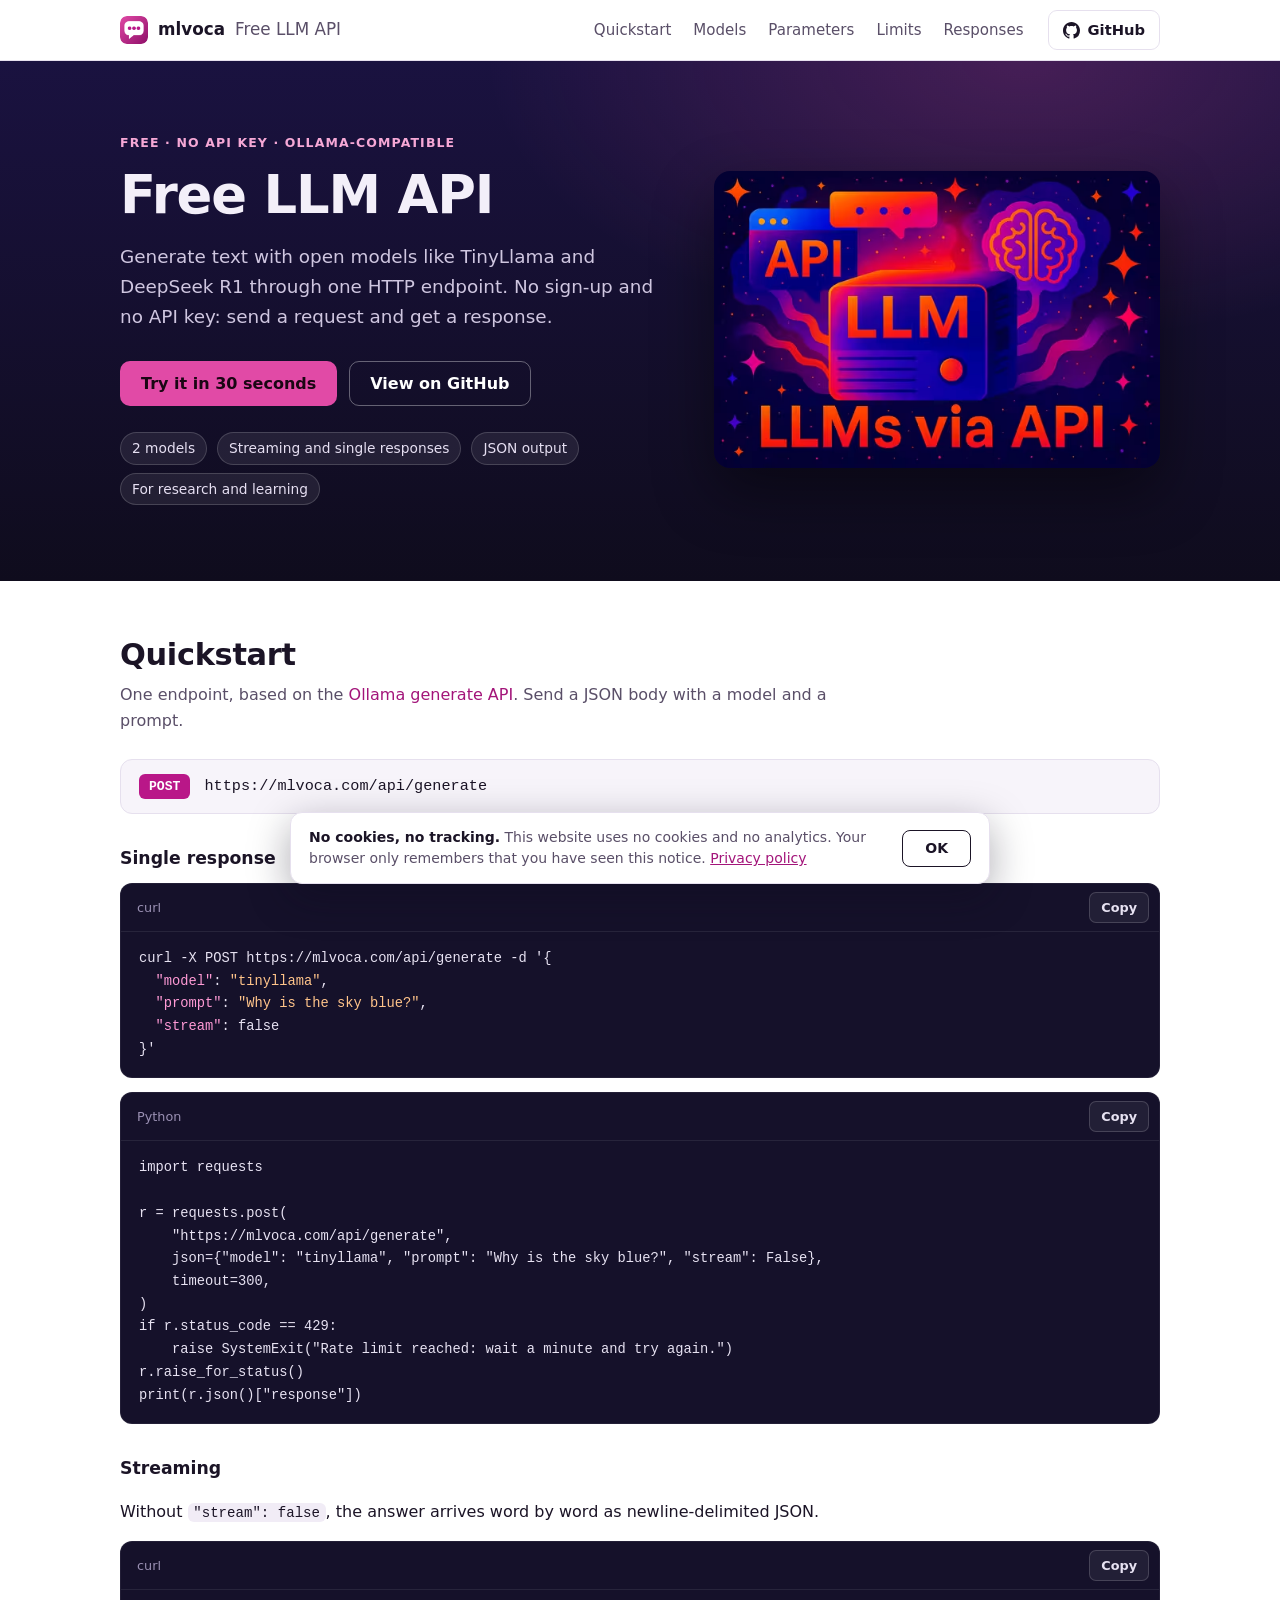
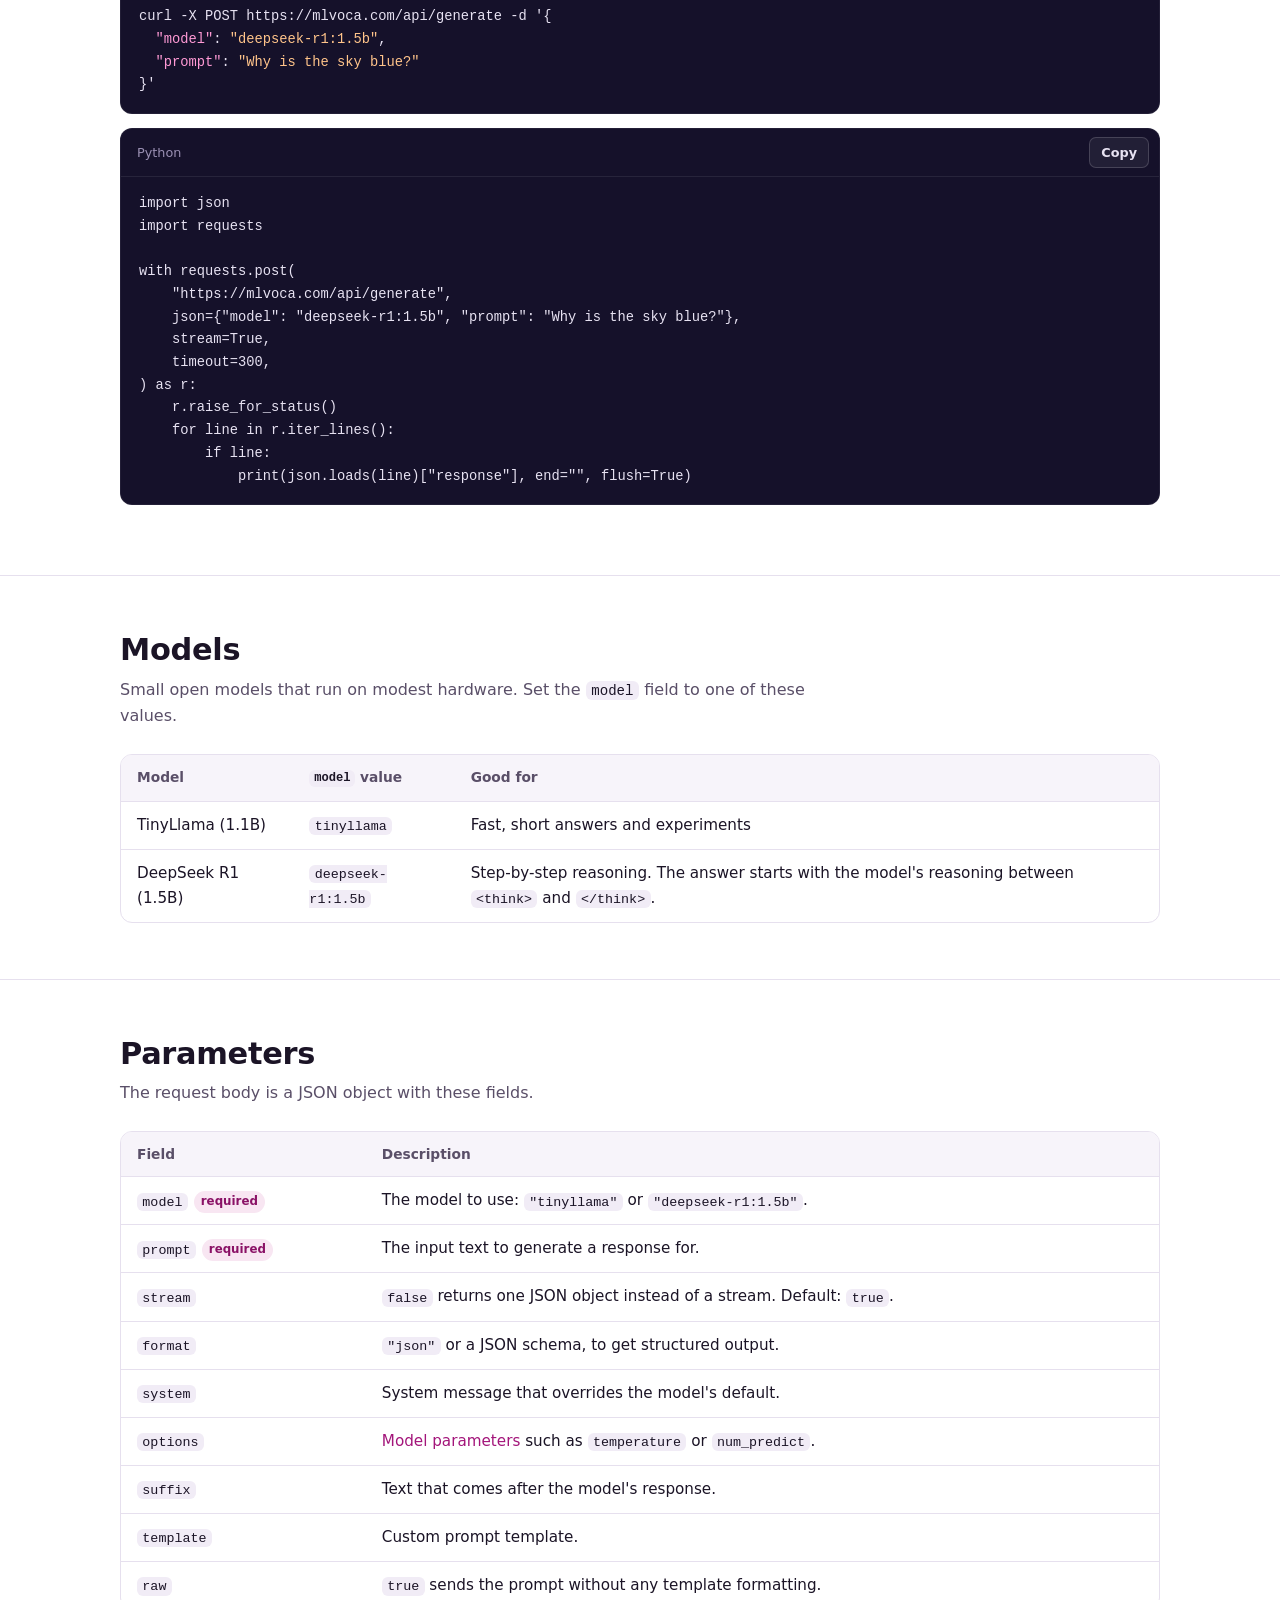
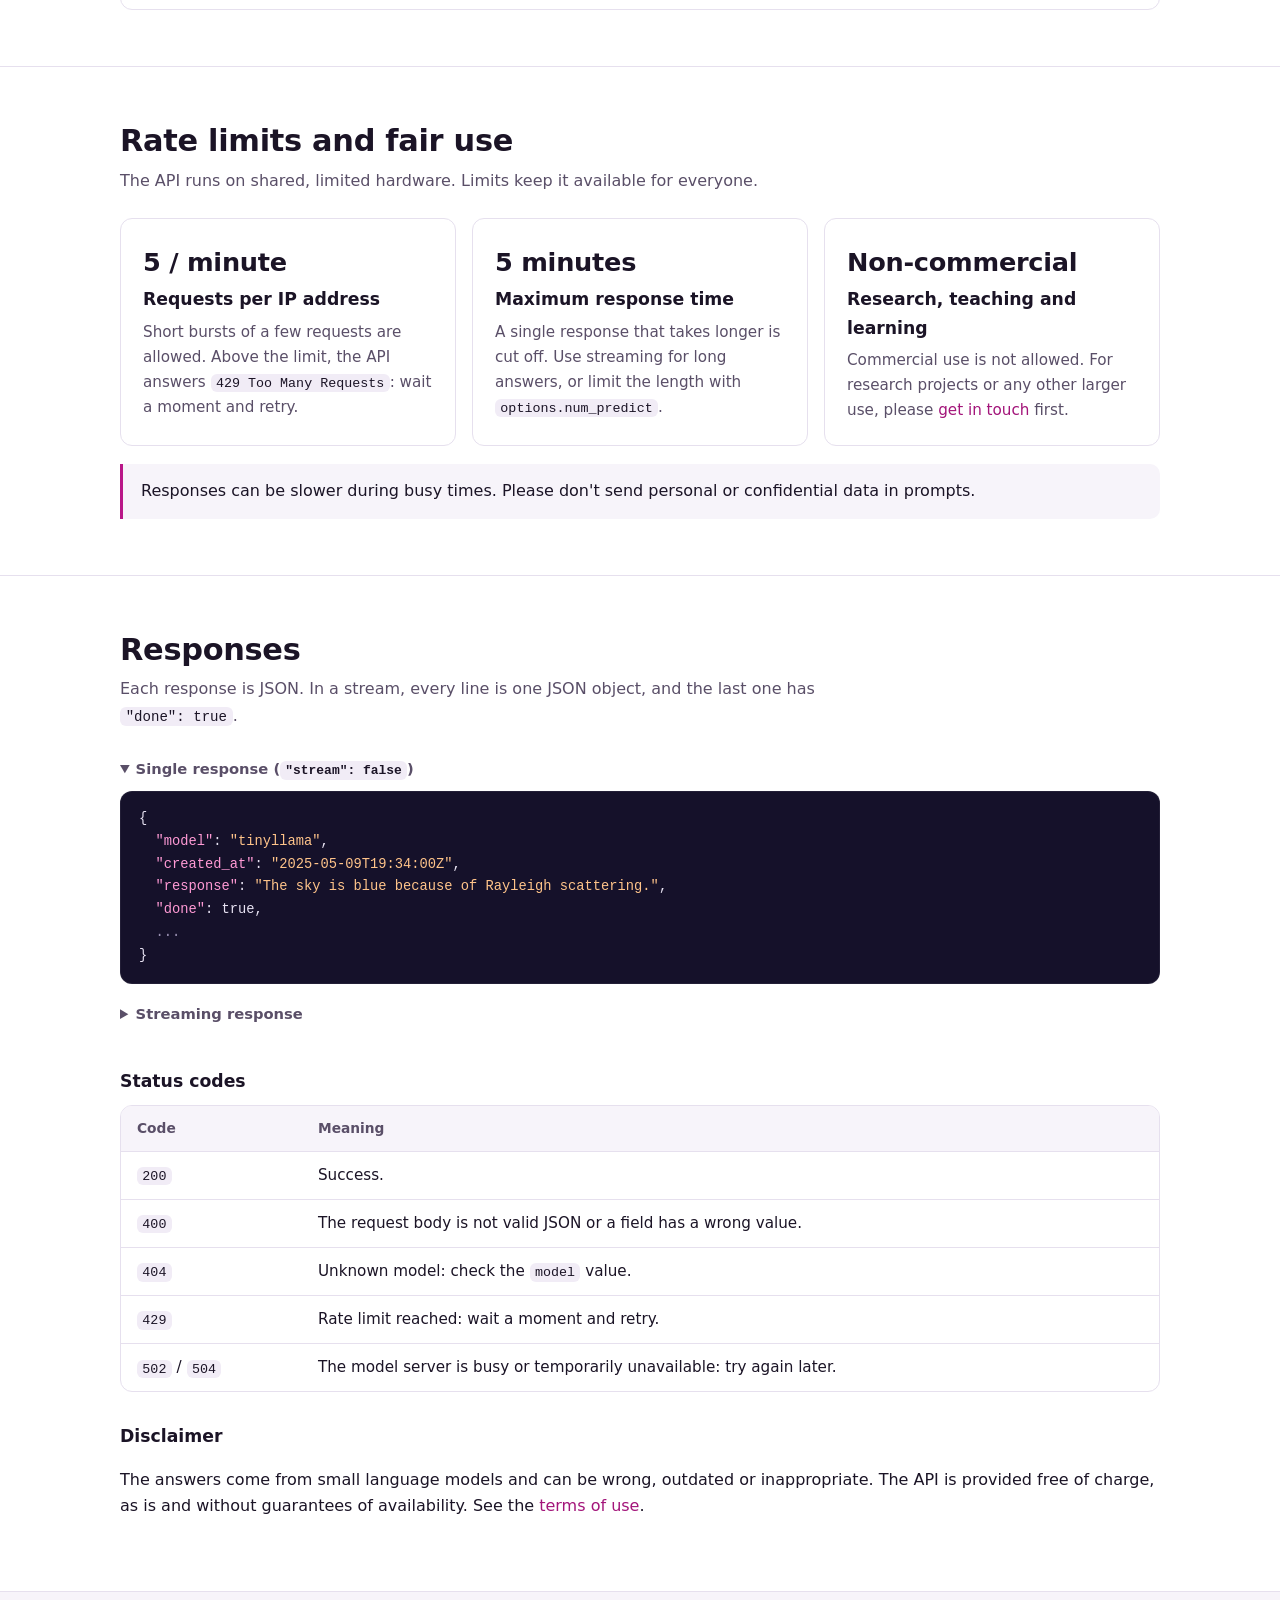
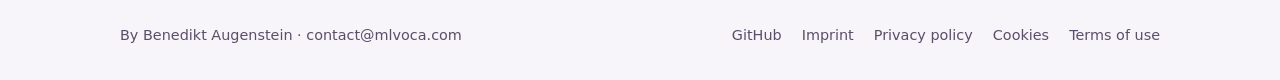
<file: index.html>
<!DOCTYPE html>
<html lang="en">
<head>
<meta charset="utf-8">
<meta name="viewport" content="width=device-width, initial-scale=1">
<title>Free LLM API · mlvoca</title>
<meta name="description" content="Free LLM API for text generation with TinyLlama and DeepSeek R1. No API key and no sign-up: send a POST request to an Ollama-compatible /api/generate endpoint.">
<meta name="author" content="Benedikt Augenstein">
<meta name="google-site-verification" content="fdyq3CHPPN3-FQjd51PCUT7FsuE-HMECoHXx_Vs0QBg">
<meta name="color-scheme" content="light dark">
<meta name="theme-color" content="#1a1240">
<link rel="canonical" href="https://mlvoca.github.io/free-llm-api/">
<link rel="icon" href="images/favicon.ico" sizes="32x32">
<link rel="icon" href="images/favicon.svg" type="image/svg+xml">
<link rel="apple-touch-icon" href="images/apple-touch-icon.png">
<link rel="manifest" href="images/site.webmanifest">

<meta property="og:type" content="website">
<meta property="og:site_name" content="mlvoca">
<meta property="og:title" content="Free LLM API · mlvoca">
<meta property="og:description" content="Text generation with TinyLlama and DeepSeek R1 over a simple HTTP endpoint. No API key, no sign-up.">
<meta property="og:url" content="https://mlvoca.github.io/free-llm-api/">
<meta property="og:image" content="https://mlvoca.github.io/free-llm-api/images/mlvoca_image2.png">
<meta property="og:image:width" content="1536">
<meta property="og:image:height" content="1024">
<meta property="og:image:alt" content="Illustration: LLMs via API">
<meta name="twitter:card" content="summary_large_image">

<script type="application/ld+json">
{
  "@context": "https://schema.org",
  "@type": "TechArticle",
  "headline": "Free LLM API: text generation with TinyLlama and DeepSeek R1",
  "description": "Documentation for the free mlvoca LLM API: an Ollama-compatible /api/generate endpoint without API key.",
  "url": "https://mlvoca.github.io/free-llm-api/",
  "author": { "@type": "Person", "name": "Benedikt Augenstein" }
}
</script>

<link rel="stylesheet" href="assets/site.css">
</head>
<body>
<a class="skip" href="#main">Skip to content</a>

<header class="site">
  <div class="wrap">
    <a class="brand" href="./"><img src="images/favicon-48x48.png" alt="" width="28" height="28">mlvoca <span>Free LLM API</span></a>
    <nav class="links" aria-label="Sections">
      <a href="#quickstart">Quickstart</a>
      <a href="#models">Models</a>
      <a href="#parameters">Parameters</a>
      <a href="#limits">Limits</a>
      <a href="#responses">Responses</a>
    </nav>
    <a class="gh" href="https://github.com/mlvoca/free-llm-api" target="_blank" rel="noopener">
      <svg viewBox="0 0 16 16" width="17" height="17" fill="currentColor" aria-hidden="true"><path d="M8 0C3.58 0 0 3.58 0 8c0 3.54 2.29 6.53 5.47 7.59.4.07.55-.17.55-.38 0-.19-.01-.82-.01-1.49-2.01.37-2.53-.49-2.69-.94-.09-.23-.48-.94-.82-1.13-.28-.15-.68-.52-.01-.53.63-.01 1.08.58 1.23.82.72 1.21 1.87.87 2.33.66.07-.52.28-.87.51-1.07-1.78-.2-3.64-.89-3.64-3.95 0-.87.31-1.59.82-2.15-.08-.2-.36-1.02.08-2.12 0 0 .67-.21 2.2.82.64-.18 1.32-.27 2-.27.68 0 1.36.09 2 .27 1.53-1.04 2.2-.82 2.2-.82.44 1.1.16 1.92.08 2.12.51.56.82 1.27.82 2.15 0 3.07-1.87 3.75-3.65 3.95.29.25.54.73.54 1.48 0 1.07-.01 1.93-.01 2.2 0 .21.15.46.55.38A8.013 8.013 0 0016 8c0-4.42-3.58-8-8-8z"/></svg>
      GitHub
    </a>
  </div>
</header>

<div class="hero">
  <div class="wrap">
    <div>
      <span class="eyebrow">Free · No API key · Ollama-compatible</span>
      <h1>Free LLM API</h1>
      <p class="lead">Generate text with open models like TinyLlama and DeepSeek R1 through one HTTP endpoint.
        No sign-up and no API key: send a request and get a response.</p>
      <div class="actions">
        <a class="btn btn-primary" href="#quickstart">Try it in 30 seconds</a>
        <a class="btn btn-ghost" href="https://github.com/mlvoca/free-llm-api" target="_blank" rel="noopener">View on GitHub</a>
      </div>
      <ul class="facts" aria-label="At a glance">
        <li>2 models</li>
        <li>Streaming and single responses</li>
        <li>JSON output</li>
        <li>For research and learning</li>
      </ul>
    </div>
    <picture>
      <source srcset="images/mlvoca_image3.avif" type="image/avif">
      <img src="images/mlvoca_image3.png" width="560" height="373" alt="Illustration: an LLM server answering API requests" fetchpriority="high">
    </picture>
  </div>
</div>

<main id="main">

  <section id="quickstart">
    <div class="wrap">
      <h2>Quickstart</h2>
      <p class="section-lead">One endpoint, based on the <a href="https://github.com/ollama/ollama/blob/main/docs/api.md#generate-a-completion" target="_blank" rel="noopener">Ollama generate API</a>.
        Send a JSON body with a model and a prompt.</p>

      <div class="endpoint"><span class="method">POST</span> https://mlvoca.com/api/generate</div>

      <h3>Single response</h3>
      <div class="code">
        <div class="code-head"><span>curl</span><button class="copy" type="button">Copy</button></div>
<pre><code>curl -X POST https://mlvoca.com/api/generate -d '{
  <span class="k">"model"</span>: <span class="s">"tinyllama"</span>,
  <span class="k">"prompt"</span>: <span class="s">"Why is the sky blue?"</span>,
  <span class="k">"stream"</span>: false
}'</code></pre>
      </div>
      <div class="code">
        <div class="code-head"><span>Python</span><button class="copy" type="button">Copy</button></div>
<pre><code>import requests

r = requests.post(
    "https://mlvoca.com/api/generate",
    json={"model": "tinyllama", "prompt": "Why is the sky blue?", "stream": False},
    timeout=300,
)
if r.status_code == 429:
    raise SystemExit("Rate limit reached: wait a minute and try again.")
r.raise_for_status()
print(r.json()["response"])</code></pre>
      </div>

      <h3>Streaming</h3>
      <p>Without <code>"stream": false</code>, the answer arrives word by word as newline-delimited JSON.</p>
      <div class="code">
        <div class="code-head"><span>curl</span><button class="copy" type="button">Copy</button></div>
<pre><code>curl -X POST https://mlvoca.com/api/generate -d '{
  <span class="k">"model"</span>: <span class="s">"deepseek-r1:1.5b"</span>,
  <span class="k">"prompt"</span>: <span class="s">"Why is the sky blue?"</span>
}'</code></pre>
      </div>
      <div class="code">
        <div class="code-head"><span>Python</span><button class="copy" type="button">Copy</button></div>
<pre><code>import json
import requests

with requests.post(
    "https://mlvoca.com/api/generate",
    json={"model": "deepseek-r1:1.5b", "prompt": "Why is the sky blue?"},
    stream=True,
    timeout=300,
) as r:
    r.raise_for_status()
    for line in r.iter_lines():
        if line:
            print(json.loads(line)["response"], end="", flush=True)</code></pre>
      </div>
    </div>
  </section>

  <section id="models">
    <div class="wrap">
      <h2>Models</h2>
      <p class="section-lead">Small open models that run on modest hardware. Set the <code>model</code> field to one of these values.</p>
      <div class="table-scroll">
        <table>
          <thead><tr><th scope="col">Model</th><th scope="col"><code>model</code> value</th><th scope="col">Good for</th></tr></thead>
          <tbody>
            <tr><td>TinyLlama (1.1B)</td><td><code>tinyllama</code></td><td>Fast, short answers and experiments</td></tr>
            <tr><td>DeepSeek R1 (1.5B)</td><td><code>deepseek-r1:1.5b</code></td><td>Step-by-step reasoning. The answer starts with the model's reasoning between <code>&lt;think&gt;</code> and <code>&lt;/think&gt;</code>.</td></tr>
          </tbody>
        </table>
      </div>
    </div>
  </section>

  <section id="parameters">
    <div class="wrap">
      <h2>Parameters</h2>
      <p class="section-lead">The request body is a JSON object with these fields.</p>
      <div class="table-scroll">
        <table>
          <thead><tr><th scope="col">Field</th><th scope="col">Description</th></tr></thead>
          <tbody>
            <tr><td><code>model</code><span class="req">required</span></td><td>The model to use: <code>"tinyllama"</code> or <code>"deepseek-r1:1.5b"</code>.</td></tr>
            <tr><td><code>prompt</code><span class="req">required</span></td><td>The input text to generate a response for.</td></tr>
            <tr><td><code>stream</code></td><td><code>false</code> returns one JSON object instead of a stream. Default: <code>true</code>.</td></tr>
            <tr><td><code>format</code></td><td><code>"json"</code> or a JSON schema, to get structured output.</td></tr>
            <tr><td><code>system</code></td><td>System message that overrides the model's default.</td></tr>
            <tr><td><code>options</code></td><td><a href="https://github.com/ollama/ollama/blob/main/docs/modelfile.md#valid-parameters-and-values" target="_blank" rel="noopener">Model parameters</a> such as <code>temperature</code> or <code>num_predict</code>.</td></tr>
            <tr><td><code>suffix</code></td><td>Text that comes after the model's response.</td></tr>
            <tr><td><code>template</code></td><td>Custom prompt template.</td></tr>
            <tr><td><code>raw</code></td><td><code>true</code> sends the prompt without any template formatting.</td></tr>
          </tbody>
        </table>
      </div>
    </div>
  </section>

  <section id="limits">
    <div class="wrap">
      <h2>Rate limits and fair use</h2>
      <p class="section-lead">The API runs on shared, limited hardware. Limits keep it available for everyone.</p>
      <div class="grid">
        <div class="card"><span class="big">5 / minute</span><h3>Requests per IP address</h3><p>Short bursts of a few requests are allowed. Above the limit, the API answers <code>429 Too Many Requests</code>: wait a moment and retry.</p></div>
        <div class="card"><span class="big">5 minutes</span><h3>Maximum response time</h3><p>A single response that takes longer is cut off. Use streaming for long answers, or limit the length with <code>options.num_predict</code>.</p></div>
        <div class="card"><span class="big">Non-commercial</span><h3>Research, teaching and learning</h3><p>Commercial use is not allowed. For research projects or any other larger use, please <a href="mailto:contact@mlvoca.com">get in touch</a> first.</p></div>
      </div>
      <div class="note"><p>Responses can be slower during busy times. Please don't send personal or confidential data in prompts.</p></div>
    </div>
  </section>

  <section id="responses">
    <div class="wrap">
      <h2>Responses</h2>
      <p class="section-lead">Each response is JSON. In a stream, every line is one JSON object, and the last one has <code>"done": true</code>.</p>

      <details class="response" open>
        <summary>Single response (<code>"stream": false</code>)</summary>
        <div class="code">
<pre><code>{
  <span class="k">"model"</span>: <span class="s">"tinyllama"</span>,
  <span class="k">"created_at"</span>: <span class="s">"2025-05-09T19:34:00Z"</span>,
  <span class="k">"response"</span>: <span class="s">"The sky is blue because of Rayleigh scattering."</span>,
  <span class="k">"done"</span>: true,
  <span class="c">...</span>
}</code></pre>
        </div>
      </details>

      <details class="response">
        <summary>Streaming response</summary>
        <div class="code">
<pre><code>{"model":"tinyllama","created_at":"2025-12-30T15:32:28.531852218Z","response":"The","done":false}
{"model":"tinyllama","created_at":"2025-12-30T15:32:28.568068974Z","response":" sky","done":false}
{"model":"tinyllama","created_at":"2025-12-30T15:32:28.605811799Z","response":" blue","done":false}
{"model":"tinyllama","created_at":"2025-12-30T15:32:28.657004904Z","response":" color","done":false}
{"model":"tinyllama","created_at":"2025-12-30T15:32:28.694936917Z","response":" is","done":false}
<span class="c">...</span></code></pre>
        </div>
      </details>

      <h3>Status codes</h3>
      <div class="table-scroll">
        <table>
          <thead><tr><th scope="col">Code</th><th scope="col">Meaning</th></tr></thead>
          <tbody>
            <tr><td><code>200</code></td><td>Success.</td></tr>
            <tr><td><code>400</code></td><td>The request body is not valid JSON or a field has a wrong value.</td></tr>
            <tr><td><code>404</code></td><td>Unknown model: check the <code>model</code> value.</td></tr>
            <tr><td><code>429</code></td><td>Rate limit reached: wait a moment and retry.</td></tr>
            <tr><td><code>502</code> / <code>504</code></td><td>The model server is busy or temporarily unavailable: try again later.</td></tr>
          </tbody>
        </table>
      </div>

      <h3>Disclaimer</h3>
      <p>The answers come from small language models and can be wrong, outdated or inappropriate. The API is provided free of charge,
        as is and without guarantees of availability. See the <a href="terms.html">terms of use</a>.</p>
    </div>
  </section>

</main>

<footer class="site">
  <div class="wrap">
    <span>By Benedikt Augenstein · <a href="mailto:contact@mlvoca.com">contact@mlvoca.com</a></span>
    <nav aria-label="Legal and links">
      <a href="https://github.com/mlvoca/free-llm-api" target="_blank" rel="noopener">GitHub</a>
      <a href="imprint.html">Imprint</a>
      <a href="privacy.html">Privacy policy</a>
      <a href="privacy.html#cookies">Cookies</a>
      <a href="terms.html">Terms of use</a>
    </nav>
  </div>
</footer>

<script>
  document.querySelectorAll('.copy').forEach(function (btn) {
    btn.addEventListener('click', function () {
      var code = btn.closest('.code').querySelector('pre');
      if (!navigator.clipboard) return;
      navigator.clipboard.writeText(code.textContent).then(function () {
        btn.textContent = 'Copied';
        setTimeout(function () { btn.textContent = 'Copy'; }, 1500);
      });
    });
  });
</script>
<script src="assets/cookie-notice.js" defer></script>
</body>
</html>
</file>
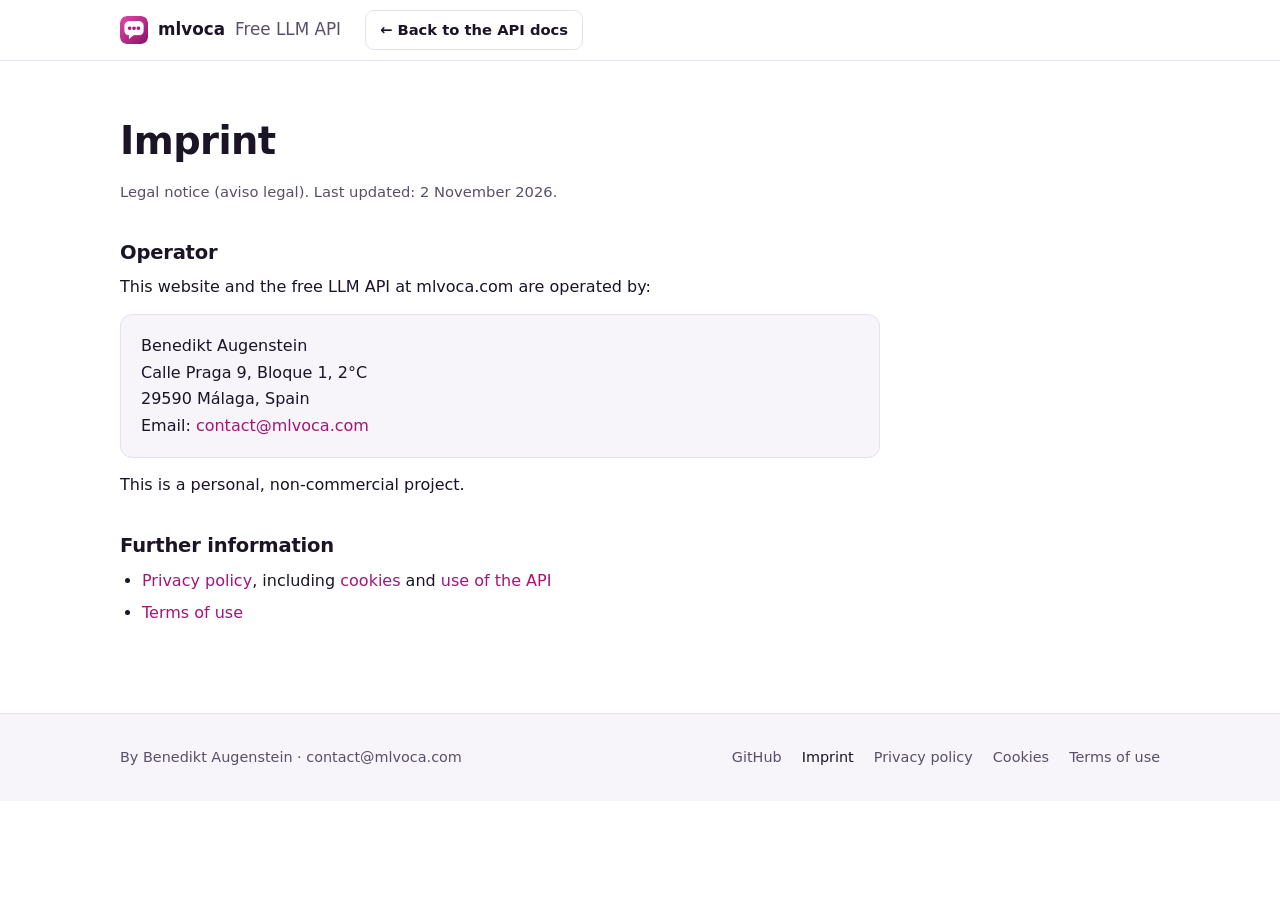
<file: imprint.html>
<!DOCTYPE html>
<html lang="en">
<head>
<meta charset="utf-8">
<meta name="viewport" content="width=device-width, initial-scale=1">
<title>Imprint · mlvoca</title>
<meta name="description" content="Legal notice for the mlvoca website and free LLM API.">
<meta name="color-scheme" content="light dark">
<link rel="canonical" href="https://mlvoca.github.io/free-llm-api/imprint.html">
<link rel="icon" href="images/favicon.ico" sizes="32x32">
<link rel="icon" href="images/favicon.svg" type="image/svg+xml">
<link rel="apple-touch-icon" href="images/apple-touch-icon.png">
<link rel="manifest" href="images/site.webmanifest">
<link rel="stylesheet" href="assets/site.css">
</head>
<body>
<a class="skip" href="#main">Skip to content</a>
<header class="site">
  <div class="wrap">
    <a class="brand" href="./"><img src="images/favicon-48x48.png" alt="" width="28" height="28">mlvoca <span>Free LLM API</span></a>
    <a class="gh" href="./">← Back to the API docs</a>
  </div>
</header>
<main id="main" class="legal">
  <div class="wrap">
    <article>
      <h1>Imprint</h1>
      <p class="updated">Legal notice (aviso legal). Last updated: 2 November 2026.</p>

      <h2>Operator</h2>
      <p>This website and the free LLM API at mlvoca.com are operated by:</p>
      <div class="box">
        <address>
          Benedikt Augenstein<br>
          Calle Praga 9, Bloque 1, 2°C<br>
          29590 Málaga, Spain<br>
          Email: <a href="mailto:contact@mlvoca.com">contact@mlvoca.com</a>
        </address>
      </div>
      <p>This is a personal, non-commercial project.</p>

      <h2>Further information</h2>
      <ul>
        <li><a href="privacy.html">Privacy policy</a>, including <a href="privacy.html#cookies">cookies</a> and <a href="privacy.html#api">use of the API</a></li>
        <li><a href="terms.html">Terms of use</a></li>
      </ul>
    </article>
  </div>
</main>
<footer class="site">
  <div class="wrap">
    <span>By Benedikt Augenstein · <a href="mailto:contact@mlvoca.com">contact@mlvoca.com</a></span>
    <nav aria-label="Legal and links">
      <a href="https://github.com/mlvoca/free-llm-api" target="_blank" rel="noopener">GitHub</a>
      <a href="imprint.html" aria-current="page">Imprint</a>
      <a href="privacy.html">Privacy policy</a>
      <a href="privacy.html#cookies">Cookies</a>
      <a href="terms.html">Terms of use</a>
    </nav>
  </div>
</footer>
<script src="assets/cookie-notice.js" defer></script>
</body>
</html>
</file>
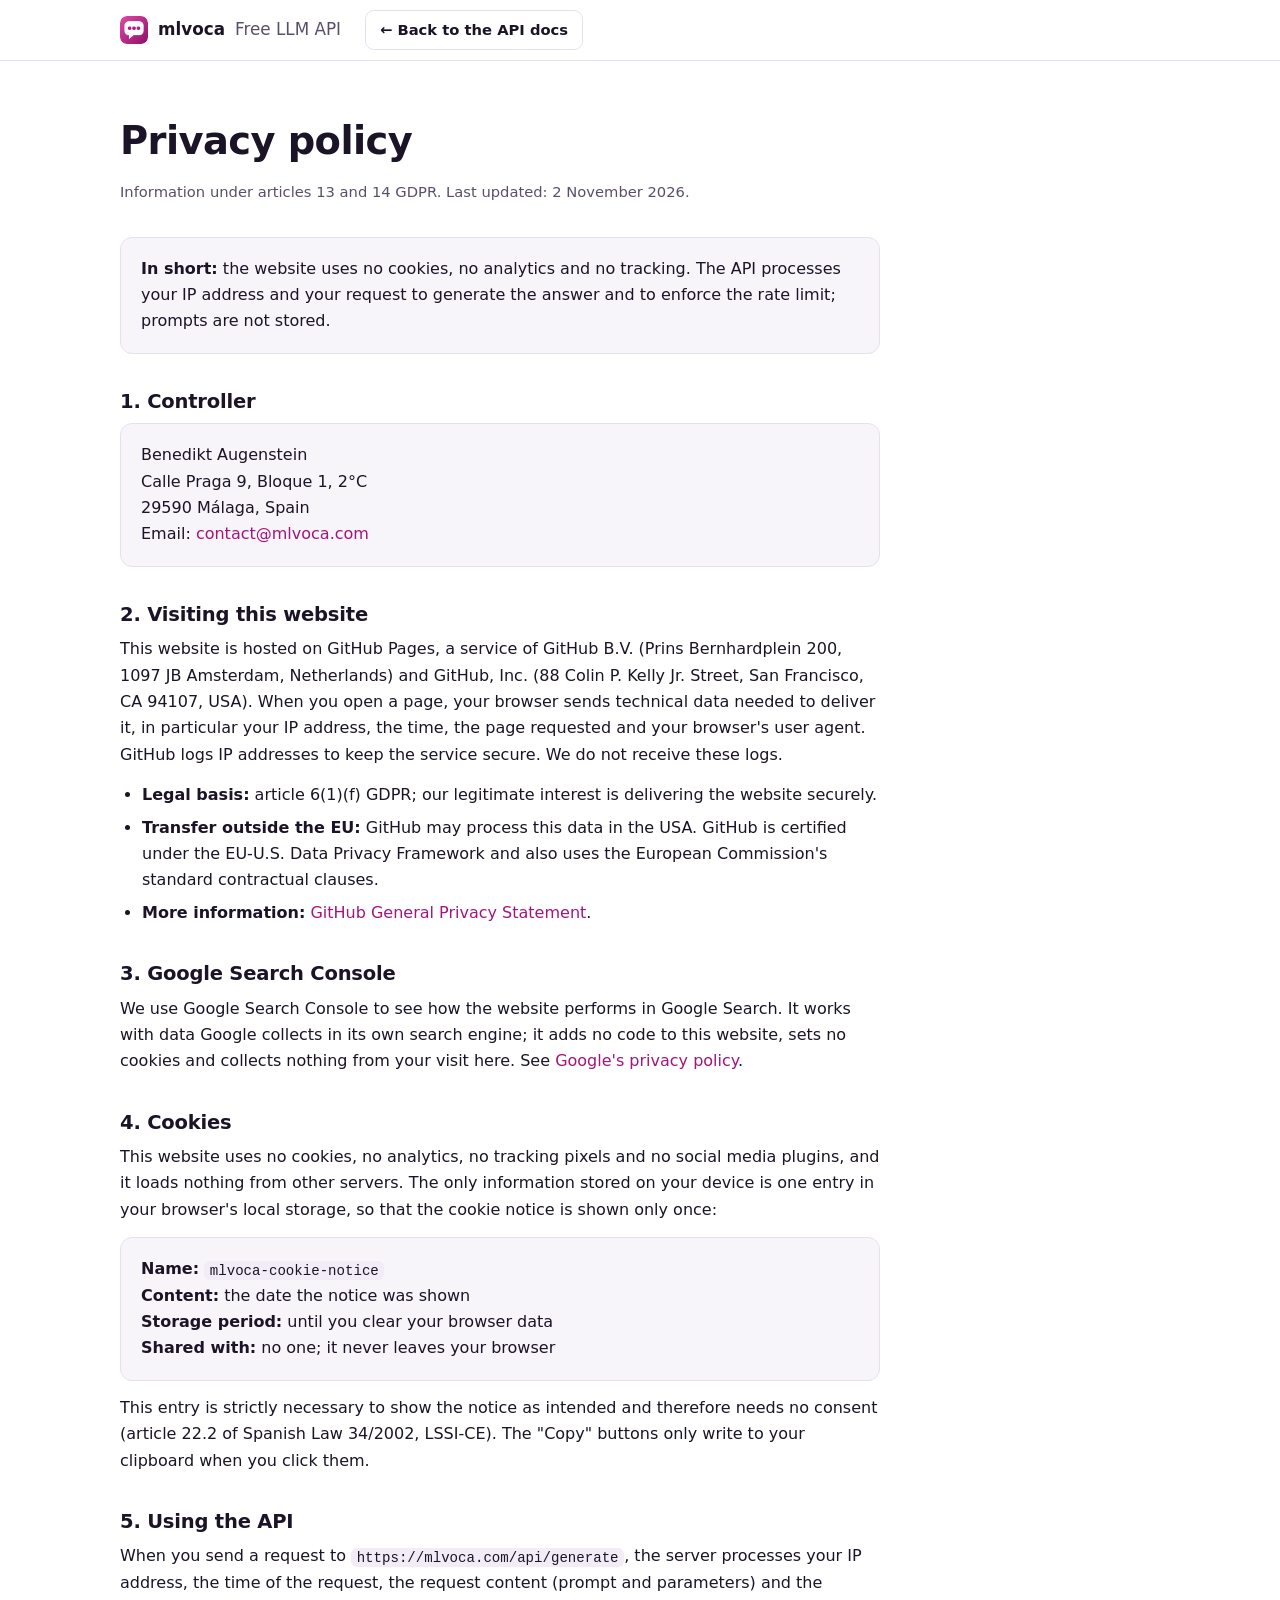
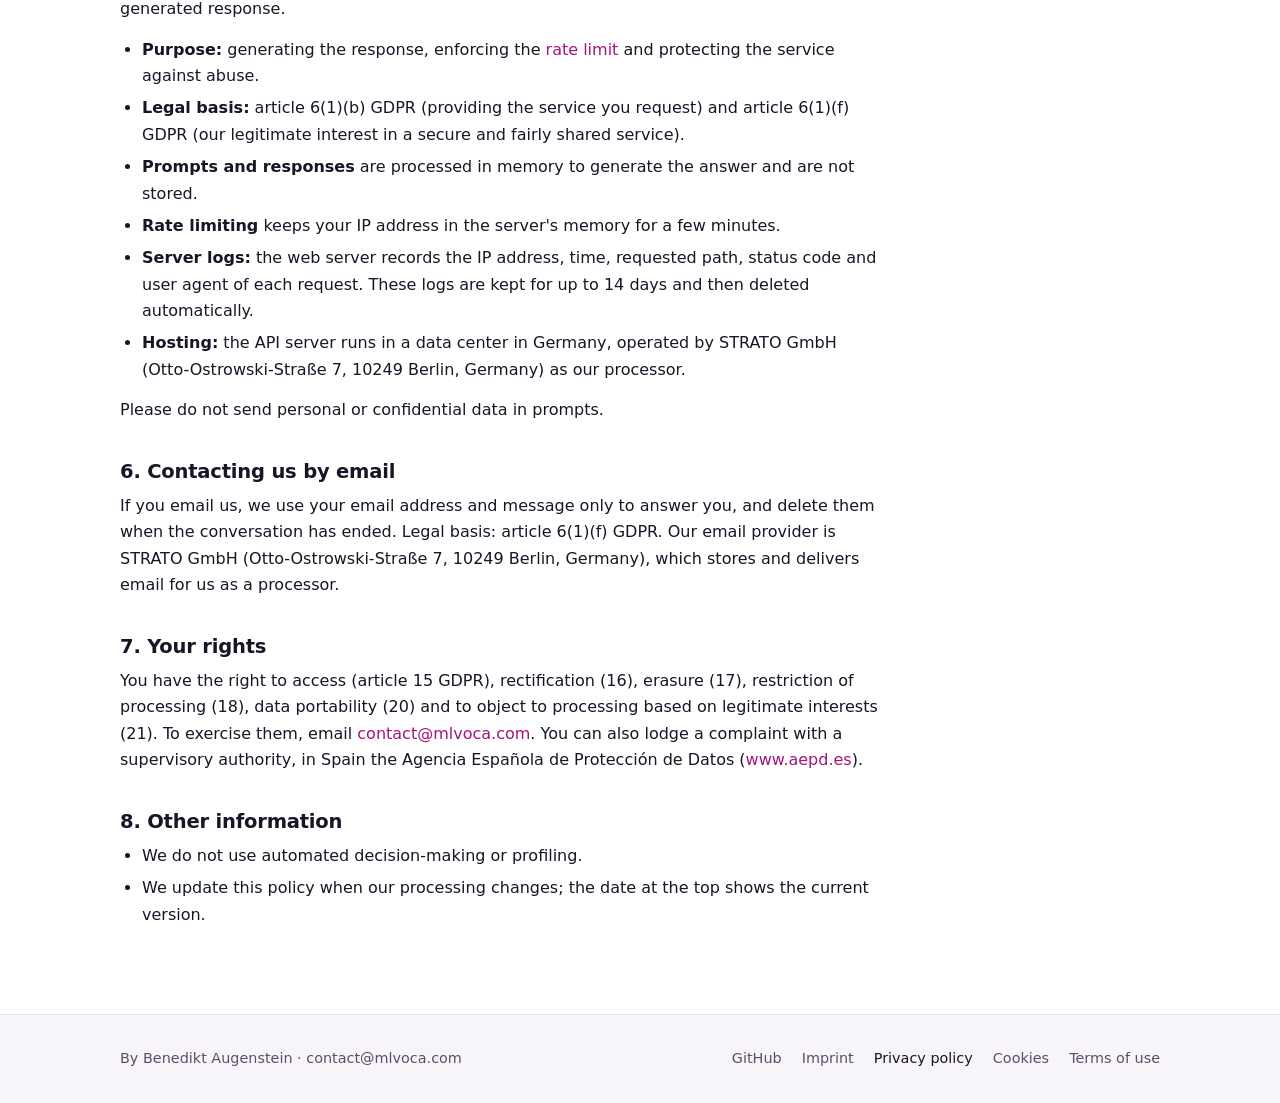
<file: privacy.html>
<!DOCTYPE html>
<html lang="en">
<head>
<meta charset="utf-8">
<meta name="viewport" content="width=device-width, initial-scale=1">
<title>Privacy policy · mlvoca</title>
<meta name="description" content="How the mlvoca website and free LLM API handle personal data: no cookies, no tracking.">
<meta name="color-scheme" content="light dark">
<link rel="canonical" href="https://mlvoca.github.io/free-llm-api/privacy.html">
<link rel="icon" href="images/favicon.ico" sizes="32x32">
<link rel="icon" href="images/favicon.svg" type="image/svg+xml">
<link rel="apple-touch-icon" href="images/apple-touch-icon.png">
<link rel="manifest" href="images/site.webmanifest">
<link rel="stylesheet" href="assets/site.css">
</head>
<body>
<a class="skip" href="#main">Skip to content</a>
<header class="site">
  <div class="wrap">
    <a class="brand" href="./"><img src="images/favicon-48x48.png" alt="" width="28" height="28">mlvoca <span>Free LLM API</span></a>
    <a class="gh" href="./">← Back to the API docs</a>
  </div>
</header>
<main id="main" class="legal">
  <div class="wrap">
    <article>
      <h1>Privacy policy</h1>
      <p class="updated">Information under articles 13 and 14 GDPR. Last updated: 2 November 2026.</p>

      <div class="box"><p><strong>In short:</strong> the website uses no cookies, no analytics and no tracking. The API processes your
        IP address and your request to generate the answer and to enforce the rate limit; prompts are not stored.</p></div>

      <h2 id="controller">1. Controller</h2>
      <div class="box">
        <address>
          Benedikt Augenstein<br>
          Calle Praga 9, Bloque 1, 2°C<br>
          29590 Málaga, Spain<br>
          Email: <a href="mailto:contact@mlvoca.com">contact@mlvoca.com</a>
        </address>
      </div>

      <h2 id="website">2. Visiting this website</h2>
      <p>This website is hosted on GitHub Pages, a service of GitHub B.V. (Prins Bernhardplein 200, 1097 JB Amsterdam, Netherlands)
        and GitHub, Inc. (88 Colin P. Kelly Jr. Street, San Francisco, CA 94107, USA). When you open a page, your browser sends
        technical data needed to deliver it, in particular your IP address, the time, the page requested and your browser's user
        agent. GitHub logs IP addresses to keep the service secure. We do not receive these logs.</p>
      <ul>
        <li><strong>Legal basis:</strong> article 6(1)(f) GDPR; our legitimate interest is delivering the website securely.</li>
        <li><strong>Transfer outside the EU:</strong> GitHub may process this data in the USA. GitHub is certified under the EU-U.S. Data
          Privacy Framework and also uses the European Commission's standard contractual clauses.</li>
        <li><strong>More information:</strong> <a href="https://docs.github.com/en/site-policy/privacy-policies/github-general-privacy-statement" target="_blank" rel="noopener">GitHub General Privacy Statement</a>.</li>
      </ul>

      <h2 id="search-console">3. Google Search Console</h2>
      <p>We use Google Search Console to see how the website performs in Google Search. It works with data Google collects in its own
        search engine; it adds no code to this website, sets no cookies and collects nothing from your visit here.
        See <a href="https://policies.google.com/privacy" target="_blank" rel="noopener">Google's privacy policy</a>.</p>

      <h2 id="cookies">4. Cookies</h2>
      <p>This website uses no cookies, no analytics, no tracking pixels and no social media plugins, and it loads nothing from other
        servers. The only information stored on your device is one entry in your browser's local storage, so that the cookie notice
        is shown only once:</p>
      <div class="box"><p><strong>Name:</strong> <code>mlvoca-cookie-notice</code><br>
        <strong>Content:</strong> the date the notice was shown<br>
        <strong>Storage period:</strong> until you clear your browser data<br>
        <strong>Shared with:</strong> no one; it never leaves your browser</p></div>
      <p>This entry is strictly necessary to show the notice as intended and therefore needs no consent (article 22.2 of Spanish
        Law 34/2002, LSSI-CE). The "Copy" buttons only write to your clipboard when you click them.</p>

      <h2 id="api">5. Using the API</h2>
      <p>When you send a request to <code>https://mlvoca.com/api/generate</code>, the server processes your IP address, the time of the
        request, the request content (prompt and parameters) and the generated response.</p>
      <ul>
        <li><strong>Purpose:</strong> generating the response, enforcing the <a href="./#limits">rate limit</a> and protecting the
          service against abuse.</li>
        <li><strong>Legal basis:</strong> article 6(1)(b) GDPR (providing the service you request) and article 6(1)(f) GDPR (our
          legitimate interest in a secure and fairly shared service).</li>
        <li><strong>Prompts and responses</strong> are processed in memory to generate the answer and are not stored.</li>
        <li><strong>Rate limiting</strong> keeps your IP address in the server's memory for a few minutes.</li>
        <li><strong>Server logs:</strong> the web server records the IP address, time, requested path, status code and user agent of
          each request. These logs are kept for up to 14 days and then deleted automatically.</li>
        <li><strong>Hosting:</strong> the API server runs in a data center in Germany, operated by STRATO GmbH
          (Otto-Ostrowski-Straße 7, 10249 Berlin, Germany) as our processor.</li>
      </ul>
      <p>Please do not send personal or confidential data in prompts.</p>

      <h2 id="email">6. Contacting us by email</h2>
      <p>If you email us, we use your email address and message only to answer you, and delete them when the conversation has ended.
        Legal basis: article 6(1)(f) GDPR. Our email provider is STRATO GmbH (Otto-Ostrowski-Straße 7, 10249 Berlin, Germany), which stores
        and delivers email for us as a processor.</p>

      <h2 id="rights">7. Your rights</h2>
      <p>You have the right to access (article 15 GDPR), rectification (16), erasure (17), restriction of processing (18), data
        portability (20) and to object to processing based on legitimate interests (21). To exercise them, email
        <a href="mailto:contact@mlvoca.com">contact@mlvoca.com</a>. You can also lodge a complaint with a supervisory authority,
        in Spain the Agencia Española de Protección de Datos (<a href="https://www.aepd.es/" target="_blank" rel="noopener">www.aepd.es</a>).</p>

      <h2 id="other">8. Other information</h2>
      <ul>
        <li>We do not use automated decision-making or profiling.</li>
        <li>We update this policy when our processing changes; the date at the top shows the current version.</li>
      </ul>
    </article>
  </div>
</main>
<footer class="site">
  <div class="wrap">
    <span>By Benedikt Augenstein · <a href="mailto:contact@mlvoca.com">contact@mlvoca.com</a></span>
    <nav aria-label="Legal and links">
      <a href="https://github.com/mlvoca/free-llm-api" target="_blank" rel="noopener">GitHub</a>
      <a href="imprint.html">Imprint</a>
      <a href="privacy.html" aria-current="page">Privacy policy</a>
      <a href="privacy.html#cookies">Cookies</a>
      <a href="terms.html">Terms of use</a>
    </nav>
  </div>
</footer>
<script src="assets/cookie-notice.js" defer></script>
</body>
</html>
</file>
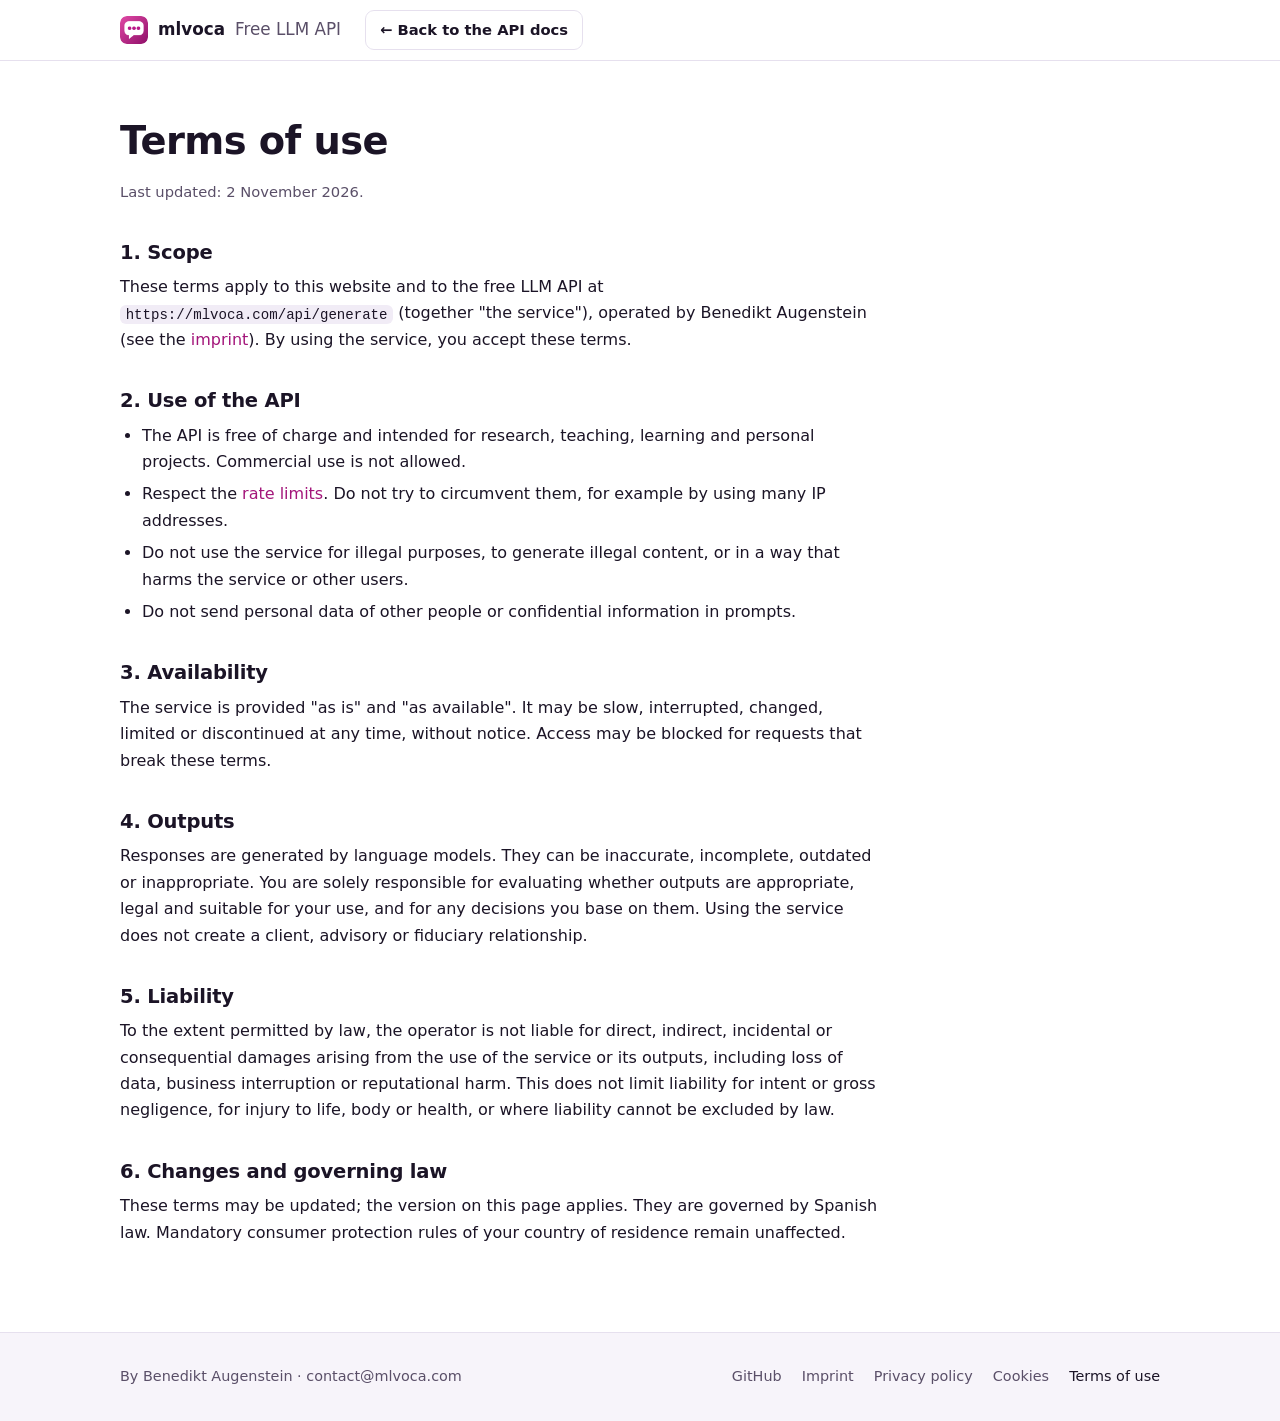
<file: terms.html>
<!DOCTYPE html>
<html lang="en">
<head>
<meta charset="utf-8">
<meta name="viewport" content="width=device-width, initial-scale=1">
<title>Terms of use · mlvoca</title>
<meta name="description" content="Terms of use for the mlvoca website and free LLM API.">
<meta name="color-scheme" content="light dark">
<link rel="canonical" href="https://mlvoca.github.io/free-llm-api/terms.html">
<link rel="icon" href="images/favicon.ico" sizes="32x32">
<link rel="icon" href="images/favicon.svg" type="image/svg+xml">
<link rel="apple-touch-icon" href="images/apple-touch-icon.png">
<link rel="manifest" href="images/site.webmanifest">
<link rel="stylesheet" href="assets/site.css">
</head>
<body>
<a class="skip" href="#main">Skip to content</a>
<header class="site">
  <div class="wrap">
    <a class="brand" href="./"><img src="images/favicon-48x48.png" alt="" width="28" height="28">mlvoca <span>Free LLM API</span></a>
    <a class="gh" href="./">← Back to the API docs</a>
  </div>
</header>
<main id="main" class="legal">
  <div class="wrap">
    <article>
      <h1>Terms of use</h1>
      <p class="updated">Last updated: 2 November 2026.</p>

      <h2>1. Scope</h2>
      <p>These terms apply to this website and to the free LLM API at <code>https://mlvoca.com/api/generate</code> (together "the
        service"), operated by Benedikt Augenstein (see the <a href="imprint.html">imprint</a>). By using the service, you accept
        these terms.</p>

      <h2>2. Use of the API</h2>
      <ul>
        <li>The API is free of charge and intended for research, teaching, learning and personal projects. Commercial use is not allowed.</li>
        <li>Respect the <a href="./#limits">rate limits</a>. Do not try to circumvent them, for example by using many IP addresses.</li>
        <li>Do not use the service for illegal purposes, to generate illegal content, or in a way that harms the service or other users.</li>
        <li>Do not send personal data of other people or confidential information in prompts.</li>
      </ul>

      <h2>3. Availability</h2>
      <p>The service is provided "as is" and "as available". It may be slow, interrupted, changed, limited or discontinued at any
        time, without notice. Access may be blocked for requests that break these terms.</p>

      <h2>4. Outputs</h2>
      <p>Responses are generated by language models. They can be inaccurate, incomplete, outdated or inappropriate. You are solely
        responsible for evaluating whether outputs are appropriate, legal and suitable for your use, and for any decisions you base
        on them. Using the service does not create a client, advisory or fiduciary relationship.</p>

      <h2>5. Liability</h2>
      <p>To the extent permitted by law, the operator is not liable for direct, indirect, incidental or consequential damages arising
        from the use of the service or its outputs, including loss of data, business interruption or reputational harm. This does
        not limit liability for intent or gross negligence, for injury to life, body or health, or where liability cannot be excluded
        by law.</p>

      <h2>6. Changes and governing law</h2>
      <p>These terms may be updated; the version on this page applies. They are governed by Spanish law. Mandatory consumer
        protection rules of your country of residence remain unaffected.</p>
    </article>
  </div>
</main>
<footer class="site">
  <div class="wrap">
    <span>By Benedikt Augenstein · <a href="mailto:contact@mlvoca.com">contact@mlvoca.com</a></span>
    <nav aria-label="Legal and links">
      <a href="https://github.com/mlvoca/free-llm-api" target="_blank" rel="noopener">GitHub</a>
      <a href="imprint.html">Imprint</a>
      <a href="privacy.html">Privacy policy</a>
      <a href="privacy.html#cookies">Cookies</a>
      <a href="terms.html" aria-current="page">Terms of use</a>
    </nav>
  </div>
</footer>
<script src="assets/cookie-notice.js" defer></script>
</body>
</html>
</file>
<file: assets/site.css>
/* mlvoca: shared styles for the API docs, the legal pages and the mlvoca.github.io start page (copied there as assets/site.css; keep both in sync).
   Brand magenta from the favicon (#b91788); dark theme follows the illustration's indigo.
   Text and controls meet WCAG AA in both themes. */
:root {
  --page: #ffffff;
  --surface: #f7f4fa;
  --card: #ffffff;
  --text: #1b1426;
  --muted: #5a4f68;
  --border: #e6e0ee;
  --accent: #b91788;
  --accent-hover: #9a1371;
  --on-accent: #ffffff;
  --link: #a3157a;
  --link-hover: #7f105f;
  --chip-bg: #f8e6f2;
  --chip-text: #8a1266;
  --code-bg: #15112a;
  --code-text: #e7e2f2;
  --code-dim: #9a90b3;
  --code-key: #ff9ad5;
  --code-str: #ffc48a;
  --inline-code-bg: #f1ecf6;
  --hero-from: #1a1240;
  --hero-to: #0f0c1d;
  --shadow: 0 1px 2px rgba(27, 20, 38, .05), 0 10px 30px rgba(27, 20, 38, .07);
  --radius: 12px;
  --max: 1080px;
  color-scheme: light;
}
@media (prefers-color-scheme: dark) {
  :root {
    --page: #0f0c1d;
    --surface: #141027;
    --card: #19142f;
    --text: #ece8f4;
    --muted: #a99fbd;
    --border: #2c2546;
    --accent: #e14aa6;
    --accent-hover: #ef6db9;
    --on-accent: #1a0613;
    --link: #f08ccb;
    --link-hover: #f6b0dc;
    --chip-bg: #2e1430;
    --chip-text: #f6a8d6;
    --code-bg: #0b0918;
    --inline-code-bg: #231d3d;
    --hero-from: #1d1347;
    --hero-to: #0f0c1d;
    --shadow: 0 1px 2px rgba(0, 0, 0, .35), 0 10px 30px rgba(0, 0, 0, .3);
    color-scheme: dark;
  }
}

*, *::before, *::after { box-sizing: border-box; }
html { scroll-behavior: smooth; scroll-padding-top: 76px; }
body {
  margin: 0;
  background: var(--page);
  color: var(--text);
  font: 16px/1.65 ui-sans-serif, system-ui, -apple-system, "Segoe UI", Roboto, "Helvetica Neue", Arial, sans-serif;
  -webkit-font-smoothing: antialiased;
}
img { max-width: 100%; height: auto; display: block; }
a { color: var(--link); text-decoration: none; }
a:hover { color: var(--link-hover); text-decoration: underline; }
:focus-visible { outline: 3px solid var(--link); outline-offset: 2px; border-radius: 6px; }
code, pre, kbd { font-family: ui-monospace, SFMono-Regular, "SF Mono", Menlo, Consolas, "Liberation Mono", monospace; }
:not(pre) > code {
  font-size: .88em; padding: .12em .4em; border-radius: 6px;
  background: var(--inline-code-bg); color: var(--text);
}
.wrap { max-width: var(--max); margin: 0 auto; padding-inline: 20px; }
.skip {
  position: absolute; left: 12px; top: -48px; z-index: 100;
  background: var(--accent); color: var(--on-accent); padding: 8px 14px; border-radius: 8px; font-weight: 600;
}
.skip:focus { top: 12px; color: var(--on-accent); text-decoration: none; }

/* Header */
header.site {
  position: sticky; top: 0; z-index: 20;
  background: color-mix(in srgb, var(--page) 88%, transparent);
  backdrop-filter: saturate(1.4) blur(10px);
  -webkit-backdrop-filter: saturate(1.4) blur(10px);
  border-bottom: 1px solid var(--border);
}
header.site .wrap { display: flex; align-items: center; gap: 24px; height: 60px; }
.brand { display: flex; align-items: center; gap: 10px; font-weight: 700; font-size: 1.05rem; color: var(--text); }
.brand:hover { color: var(--text); text-decoration: none; }
.brand img { width: 28px; height: 28px; border-radius: 7px; }
.brand span { color: var(--muted); font-weight: 500; }
nav.links { display: flex; gap: 22px; margin-left: auto; }
nav.links a { color: var(--muted); font-size: .94rem; font-weight: 500; }
nav.links a:hover { color: var(--text); text-decoration: none; }
.gh {
  display: inline-flex; align-items: center; gap: 8px; white-space: nowrap;
  padding: 7px 14px; border: 1px solid var(--border); border-radius: 9px;
  color: var(--text); font-weight: 600; font-size: .92rem;
}
.gh:hover { border-color: var(--link); color: var(--link); text-decoration: none; }
.gh svg { width: 17px; height: 17px; }
@media (max-width: 760px) {
  nav.links { display: none; }
  header.site .gh { margin-left: auto; }
}
@media (max-width: 480px) { .brand span { display: none; } }

/* Buttons */
.btn {
  display: inline-flex; align-items: center; gap: 9px;
  padding: 12px 20px; border-radius: 10px; border: 1px solid transparent;
  font-weight: 650; font-size: 1rem; line-height: 1.2; cursor: pointer;
}
.btn:hover { text-decoration: none; }
.btn-primary { background: var(--accent); color: var(--on-accent); }
.btn-primary:hover { background: var(--accent-hover); color: var(--on-accent); }
.btn-ghost { border-color: rgba(255, 255, 255, .35); color: #fff; }
.btn-ghost:hover { border-color: #fff; color: #fff; background: rgba(255, 255, 255, .08); }

/* Hero (always dark, like the illustration) */
.hero {
  background: radial-gradient(70% 90% at 80% 0%, rgba(225, 74, 166, .22), transparent 60%),
              linear-gradient(180deg, var(--hero-from), var(--hero-to));
  color: #f3eff9; padding-block: 72px 76px;
}
.hero .wrap { display: grid; grid-template-columns: 1.1fr .9fr; gap: 48px; align-items: center; }
.hero .wrap > * { min-width: 0; } /* let code blocks scroll instead of widening the column */
@media (max-width: 880px) { .hero .wrap { grid-template-columns: 1fr; } .hero picture { max-width: 460px; } }
.eyebrow { display: block; font-size: .78rem; font-weight: 650; letter-spacing: .09em; text-transform: uppercase; color: #f6a8d6; margin-bottom: 12px; }
.hero h1 { margin: 0; font-size: clamp(2.2rem, 5vw, 3.3rem); line-height: 1.1; letter-spacing: -.02em; }
.hero p.lead { margin: 18px 0 0; font-size: 1.15rem; color: #cfc6e0; max-width: 34em; }
.hero .actions { display: flex; flex-wrap: wrap; gap: 12px; margin-top: 28px; }
.hero .btn-primary { background: #e14aa6; color: #1a0613; }
.hero .btn-primary:hover { background: #ef6db9; color: #1a0613; }
.hero picture img { border-radius: 16px; box-shadow: 0 24px 60px rgba(0, 0, 0, .45); }
.facts { list-style: none; display: flex; flex-wrap: wrap; gap: 8px 10px; margin: 26px 0 0; padding: 0; }
.facts li {
  font-size: .86rem; padding: 4px 11px; border-radius: 999px;
  background: rgba(255, 255, 255, .08); border: 1px solid rgba(255, 255, 255, .16); color: #e6dff2;
}

/* Sections */
main section { padding-block: 56px; border-bottom: 1px solid var(--border); }
main section:last-of-type { border-bottom: 0; }
h2 { font-size: clamp(1.5rem, 2.6vw, 1.9rem); line-height: 1.2; margin: 0 0 8px; letter-spacing: -.01em; }
h3 { font-size: 1.08rem; margin: 30px 0 10px; }
.section-lead { color: var(--muted); margin: 0 0 24px; max-width: 46em; }
.endpoint {
  display: flex; flex-wrap: wrap; align-items: center; gap: 10px 14px;
  padding: 14px 18px; border: 1px solid var(--border); border-radius: var(--radius); background: var(--surface);
  font-family: ui-monospace, SFMono-Regular, Menlo, Consolas, monospace; font-size: .95rem;
}
.method { background: var(--accent); color: var(--on-accent); font-weight: 700; padding: 2px 10px; border-radius: 6px; font-size: .82rem; }

/* Code blocks */
.code {
  position: relative; margin: 0 0 14px;
  background: var(--code-bg); color: var(--code-text);
  border-radius: var(--radius); border: 1px solid rgba(255, 255, 255, .06);
}
.code-head {
  display: flex; align-items: center; justify-content: space-between; gap: 12px;
  padding: 8px 10px 8px 16px; border-bottom: 1px solid rgba(255, 255, 255, .08);
  color: var(--code-dim); font-size: .8rem;
}
.code pre { margin: 0; padding: 16px 18px; overflow-x: auto; font-size: .86rem; line-height: 1.65; }
.code .k { color: var(--code-key); }
.code .s { color: var(--code-str); }
.code .c { color: var(--code-dim); }
.copy {
  font: inherit; font-size: .8rem; font-weight: 600; cursor: pointer;
  color: var(--code-text); background: rgba(255, 255, 255, .06);
  border: 1px solid rgba(255, 255, 255, .16); border-radius: 7px; padding: 4px 11px;
}
.copy:hover { border-color: rgba(255, 255, 255, .4); }
details.response { margin: 0 0 14px; }
details.response summary { cursor: pointer; color: var(--muted); font-weight: 600; font-size: .92rem; padding: 4px 0 10px; }
details.response summary:hover { color: var(--text); }

/* Tables */
.table-scroll { overflow-x: auto; border: 1px solid var(--border); border-radius: var(--radius); }
table { width: 100%; border-collapse: collapse; font-size: .95rem; }
th, td { text-align: left; padding: 11px 16px; border-bottom: 1px solid var(--border); vertical-align: top; }
th { background: var(--surface); font-weight: 650; font-size: .86rem; color: var(--muted); }
tr:last-child td { border-bottom: 0; }
.req { display: inline-block; font-size: .74rem; font-weight: 700; color: var(--chip-text); background: var(--chip-bg); padding: 1px 7px; border-radius: 999px; margin-left: 6px; }

/* Cards and notes */
.grid { display: grid; grid-template-columns: repeat(auto-fit, minmax(240px, 1fr)); gap: 16px; }
.card { background: var(--card); border: 1px solid var(--border); border-radius: var(--radius); padding: 22px; }
.card h3 { margin: 0 0 6px; }
.card p { margin: 0; color: var(--muted); font-size: .95rem; }
.big { display: block; font-size: 1.6rem; font-weight: 750; color: var(--text); letter-spacing: -.01em; margin-bottom: 2px; }
.note {
  border-left: 3px solid var(--accent); background: var(--surface);
  padding: 14px 18px; border-radius: 0 10px 10px 0; margin: 18px 0 0; color: var(--text);
}
.note p { margin: 0; }
ul.plain { padding-left: 20px; margin: 0; }
ul.plain li { margin-bottom: 8px; }

/* Legal pages */
.legal { padding-block: 48px 72px; }
.legal article { max-width: 760px; }
.legal h1 { font-size: clamp(1.9rem, 4vw, 2.4rem); margin: 0; letter-spacing: -.015em; }
.legal .updated { color: var(--muted); font-size: .92rem; margin: 8px 0 32px; }
.legal h2 { font-size: 1.22rem; margin: 36px 0 10px; }
.legal p, .legal ul { margin: 0 0 14px; }
.legal ul { padding-left: 22px; }
.legal li { margin-bottom: 6px; }
.box { background: var(--surface); border: 1px solid var(--border); border-radius: var(--radius); padding: 18px 20px; margin: 0 0 14px; }
.box p:last-child { margin-bottom: 0; }
address { font-style: normal; }

/* Footer */
footer.site { border-top: 1px solid var(--border); background: var(--surface); padding-block: 32px; font-size: .9rem; color: var(--muted); }
footer.site .wrap { display: flex; flex-wrap: wrap; gap: 14px 28px; justify-content: space-between; align-items: center; }
footer.site nav { display: flex; flex-wrap: wrap; gap: 8px 20px; }
footer.site a { color: var(--muted); }
footer.site a:hover, footer.site a[aria-current="page"] { color: var(--text); }

@media (prefers-reduced-motion: reduce) {
  html { scroll-behavior: auto; }
}
</file>
